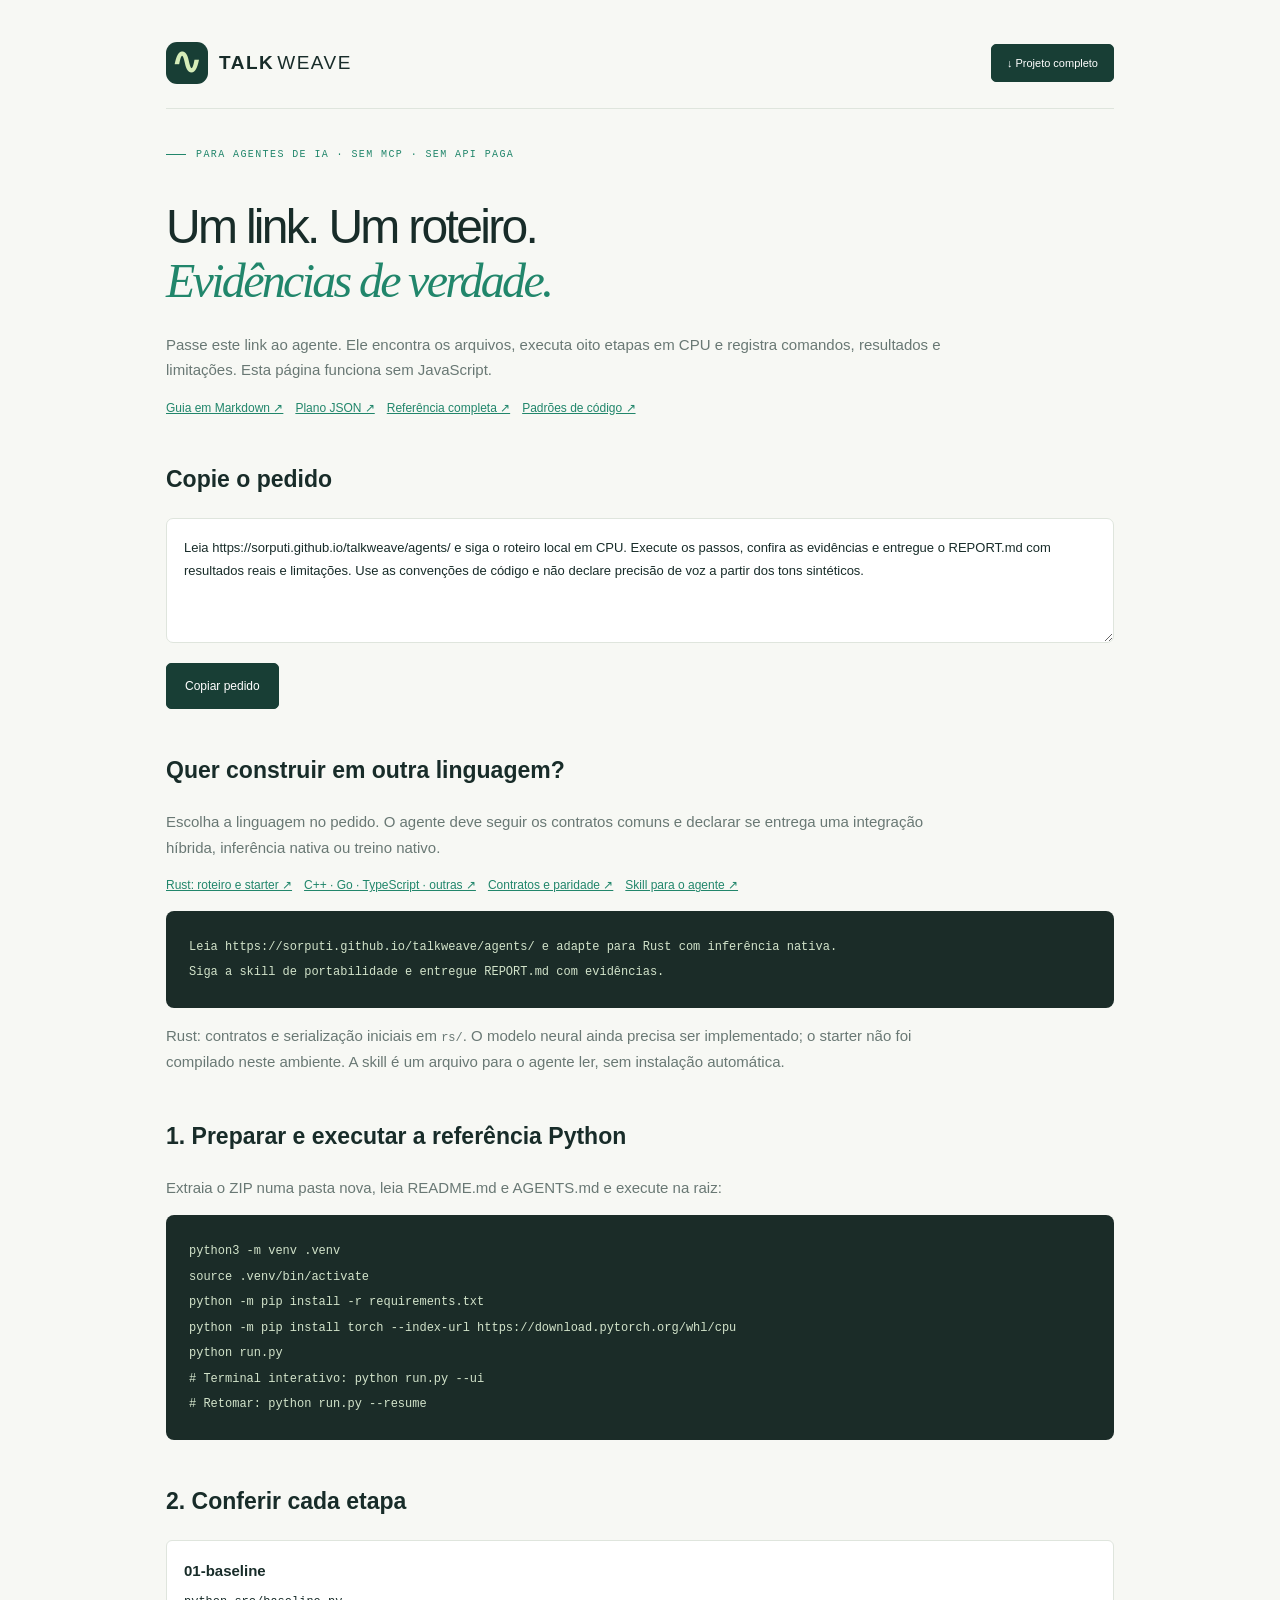
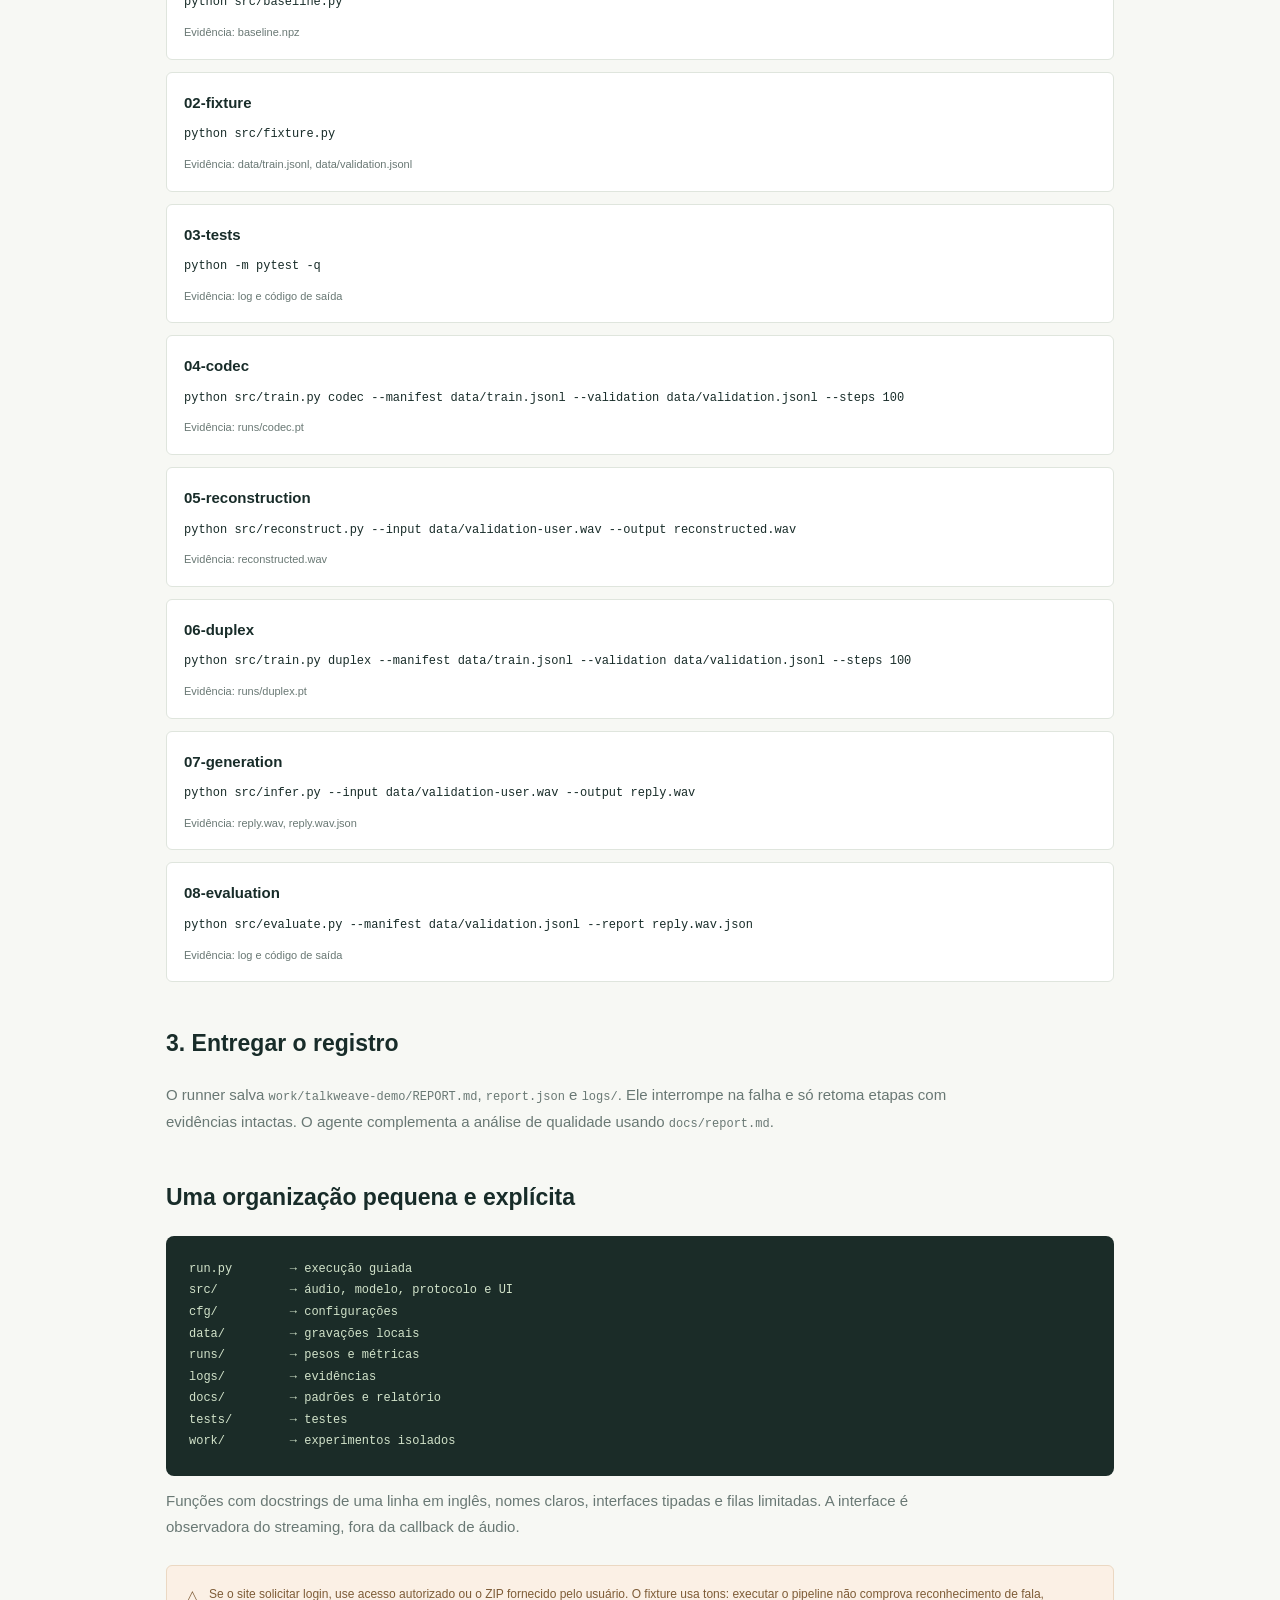
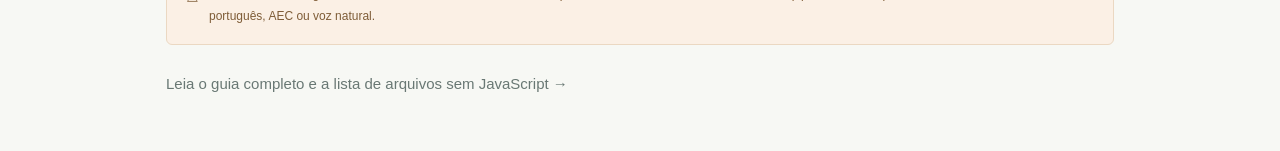
<file: docs/agents/index.html>
<!doctype html><html lang="pt-BR"><head><meta charset="utf-8"><meta name="viewport" content="width=device-width,initial-scale=1"><title>Modo Agente — TalkWeave</title><meta name="description" content="Entrada legível para agentes de IA: comandos, etapas, protocolos e registro automático de evidências."><link rel="alternate" type="text/markdown" href="guide.md"><link rel="stylesheet" href="../style.css"><style>body{padding:0}.agent-wrap{max-width:1000px;margin:auto;padding:42px 26px}.agent-head{display:flex;justify-content:space-between;align-items:center;border-bottom:1px solid var(--line);padding-bottom:24px}.agent-wrap h1{font-size:48px;margin-top:40px}.agent-wrap h2{font-size:23px;margin-top:42px}.agent-wrap p{max-width:800px;color:var(--muted)}.agent-wrap code{font:12px/1.8 var(--mono);overflow-wrap:anywhere}.agent-wrap pre{white-space:pre-wrap;background:#1b2c28;color:#d2e3ca;padding:23px;border-radius:8px}.agent-wrap ol{padding:0;list-style:none;display:grid;gap:12px}.agent-wrap li{border:1px solid var(--line);padding:17px;border-radius:6px;background:white}.agent-wrap li code,.agent-wrap li small{display:block;margin-top:9px}.agent-wrap li small{color:var(--muted);font-size:11px}.agent-links{display:flex;gap:12px;flex-wrap:wrap}.agent-links a{font-size:12px;color:var(--teal);text-decoration:underline}.agent-prompt{width:100%;height:125px;resize:vertical;border:1px solid var(--line);border-radius:7px;padding:17px;font:13px/1.8 var(--sans);background:white;color:var(--ink)}.tree{font:12px/1.8 var(--mono)}@media(max-width:600px){.agent-wrap h1{font-size:36px}}</style></head><body><main class="agent-wrap"><header class="agent-head"><a class="brand" href="../"><span class="brand-mark">∿</span><span>TALK<span class="brand-lab">WEAVE</span></span></a><a class="download" href="../downloads/talkweave.zip">↓ Projeto completo</a></header><div class="eyebrow" style="margin-top:40px">PARA AGENTES DE IA · SEM MCP · SEM API PAGA</div><h1>Um link. Um roteiro.<br><em>Evidências de verdade.</em></h1><p>Passe este link ao agente. Ele encontra os arquivos, executa oito etapas em CPU e registra comandos, resultados e limitações. Esta página funciona sem JavaScript.</p><div class="agent-links"><a href="guide.md">Guia em Markdown ↗</a><a href="plan.json">Plano JSON ↗</a><a href="../llms-full.txt">Referência completa ↗</a><a href="../#padroes">Padrões de código ↗</a></div><h2>Copie o pedido</h2><textarea class="agent-prompt" readonly aria-label="Pedido pronto para enviar ao agente">Leia https://sorputi.github.io/talkweave/agents/ e siga o roteiro local em CPU. Execute os passos, confira as evidências e entregue o REPORT.md com resultados reais e limitações. Use as convenções de código e não declare precisão de voz a partir dos tons sintéticos.</textarea><button class="btn-primary" id="copy-prompt" style="margin-top:12px">Copiar pedido</button><section><h2>Quer construir em outra linguagem?</h2><p>Escolha a linguagem no pedido. O agente deve seguir os contratos comuns e declarar se entrega uma integração híbrida, inferência nativa ou treino nativo.</p><div class="agent-links"><a href="lang/rust.md">Rust: roteiro e starter ↗</a><a href="lang/other.md">C++ · Go · TypeScript · outras ↗</a><a href="port.md">Contratos e paridade ↗</a><a href="skills/port/SKILL.md">Skill para o agente ↗</a></div><pre><code>Leia https://sorputi.github.io/talkweave/agents/ e adapte para Rust com inferência nativa.
Siga a skill de portabilidade e entregue REPORT.md com evidências.</code></pre><p>Rust: contratos e serialização iniciais em <code>rs/</code>. O modelo neural ainda precisa ser implementado; o starter não foi compilado neste ambiente. A skill é um arquivo para o agente ler, sem instalação automática.</p></section><h2>1. Preparar e executar a referência Python</h2><p>Extraia o ZIP numa pasta nova, leia README.md e AGENTS.md e execute na raiz:</p><pre><code>python3 -m venv .venv
source .venv/bin/activate
python -m pip install -r requirements.txt
python -m pip install torch --index-url https://download.pytorch.org/whl/cpu
python run.py
# Terminal interativo: python run.py --ui
# Retomar: python run.py --resume</code></pre><h2>2. Conferir cada etapa</h2><ol><li><strong>01-baseline</strong><code>python src/baseline.py</code><small>Evidência: baseline.npz</small></li><li><strong>02-fixture</strong><code>python src/fixture.py</code><small>Evidência: data/train.jsonl, data/validation.jsonl</small></li><li><strong>03-tests</strong><code>python -m pytest -q</code><small>Evidência: log e código de saída</small></li><li><strong>04-codec</strong><code>python src/train.py codec --manifest data/train.jsonl --validation data/validation.jsonl --steps 100</code><small>Evidência: runs/codec.pt</small></li><li><strong>05-reconstruction</strong><code>python src/reconstruct.py --input data/validation-user.wav --output reconstructed.wav</code><small>Evidência: reconstructed.wav</small></li><li><strong>06-duplex</strong><code>python src/train.py duplex --manifest data/train.jsonl --validation data/validation.jsonl --steps 100</code><small>Evidência: runs/duplex.pt</small></li><li><strong>07-generation</strong><code>python src/infer.py --input data/validation-user.wav --output reply.wav</code><small>Evidência: reply.wav, reply.wav.json</small></li><li><strong>08-evaluation</strong><code>python src/evaluate.py --manifest data/validation.jsonl --report reply.wav.json</code><small>Evidência: log e código de saída</small></li></ol><h2>3. Entregar o registro</h2><p>O runner salva <code>work/talkweave-demo/REPORT.md</code>, <code>report.json</code> e <code>logs/</code>. Ele interrompe na falha e só retoma etapas com evidências intactas. O agente complementa a análise de qualidade usando <code>docs/report.md</code>.</p><h2>Uma organização pequena e explícita</h2><pre class="tree">run.py        → execução guiada
src/          → áudio, modelo, protocolo e UI
cfg/          → configurações
data/         → gravações locais
runs/         → pesos e métricas
logs/         → evidências
docs/         → padrões e relatório
tests/        → testes
work/         → experimentos isolados</pre><p>Funções com docstrings de uma linha em inglês, nomes claros, interfaces tipadas e filas limitadas. A interface é observadora do streaming, fora da callback de áudio.</p><div class="note warn"><span>△</span><div>Se o site solicitar login, use acesso autorizado ou o ZIP fornecido pelo usuário. O fixture usa tons: executar o pipeline não comprova reconhecimento de fala, português, AEC ou voz natural.</div></div><p><a href="guide.md">Leia o guia completo e a lista de arquivos sem JavaScript →</a></p></main><script>document.getElementById('copy-prompt').onclick=async function(){try{await navigator.clipboard.writeText(document.querySelector('textarea').value);this.textContent='Pedido copiado ✓';}catch{document.querySelector('textarea').select();this.textContent='Texto selecionado: copie manualmente';}};</script></body></html>
</file>
<file: docs/style.css>
:root{--paper:#f7f8f4;--white:#fff;--ink:#182c29;--muted:#697874;--green:#183e35;--lime:#d6edb9;--teal:#21866b;--line:#dfe5dd;--orange:#c16d39;--mono:ui-monospace,SFMono-Regular,Consolas,monospace;--sans:Inter,-apple-system,BlinkMacSystemFont,"Segoe UI",sans-serif}
*{box-sizing:border-box}html{scroll-behavior:smooth}body{margin:0;background:var(--paper);color:var(--ink);font:15px/1.7 var(--sans)}button,input,select{font:inherit}a{color:inherit;text-decoration:none}button,a,input,select{touch-action:manipulation}button{cursor:pointer}button:disabled{cursor:default;opacity:.6}button:focus-visible,a:focus-visible,input:focus-visible,select:focus-visible{outline:3px solid #8dbd62;outline-offset:4px}::selection{background:var(--lime)}.skip{position:fixed;left:280px;top:-80px;background:var(--green);color:white;padding:12px;z-index:100}.skip:focus{top:12px}.sidebar{position:fixed;inset:0 auto 0 0;width:264px;border-right:1px solid var(--line);background:#f1f3ed;display:flex;flex-direction:column;padding:32px 22px 20px;z-index:30}.brand{display:flex;align-items:center;gap:11px;line-height:1.2;letter-spacing:1.5px;font-size:19px;font-weight:800}.brand-mark{background:var(--green);color:var(--lime);border-radius:11px;font-size:36px;width:42px;height:42px;text-align:center;line-height:40px}.brand-lab{font-weight:400;margin-left:3px}.brand small{font-size:8px;display:block;letter-spacing:1.4px;margin-top:7px;font-weight:500;color:var(--muted)}.search-trigger{margin:31px 0 26px;width:100%;background:#fff;border:1px solid var(--line);border-radius:7px;display:flex;justify-content:space-between;align-items:center;padding:9px 11px;color:var(--muted);font-size:12px}kbd{font:11px var(--mono);border:1px solid var(--line);border-radius:3px;padding:1px 5px}.sidebar-caption{font-size:9px;letter-spacing:1.4px;font-weight:700;display:flex;justify-content:space-between;color:var(--muted)}.sidebar-caption span{font:10px var(--mono);letter-spacing:0}.progress-track{height:3px;border-radius:3px;background:#dfe4da;margin:10px 0 18px}.progress-track>div{height:100%;background:var(--teal);transition:width .3s;width:0}#navigation{overflow:auto;scrollbar-width:thin;flex:1;margin:0 -10px;padding:0 10px}.nav-group{font-size:10px;text-transform:uppercase;letter-spacing:1.4px;color:var(--muted);margin:19px 0 8px;font-weight:600}.nav-link{display:flex;gap:10px;align-items:flex-start;padding:7px 9px;margin:2px -9px;border-radius:5px;font-size:12px;line-height:1.5;color:#52635c}.nav-link .number{font:10px/1.9 var(--mono);color:#8a9690;min-width:18px}.nav-link.active{background:#dfe9d8;color:var(--green);font-weight:650}.nav-link.active .number{color:var(--teal)}.nav-link:hover{background:#e6ece1}.nav-link.done .number{font-size:0}.nav-link.done .number:after{content:'✓';font-size:11px;color:var(--teal)}.sidebar-bottom{border-top:1px solid var(--line);padding-top:17px;margin-top:19px;font-size:10px;color:#53655a}.sidebar-bottom small{display:block;font-size:9px;color:var(--muted);margin:5px 0 7px}.sidebar-bottom a{font-size:10px}.status-dot{width:6px;height:6px;background:#4d9562;border-radius:50%;display:inline-block;margin-right:5px}.shell{margin-left:264px}.topbar{height:78px;border-bottom:1px solid var(--line);display:flex;align-items:center;justify-content:space-between;padding:0 42px;background:rgba(247,248,244,.96);position:sticky;top:0;z-index:20;backdrop-filter:blur(12px)}.breadcrumb{display:flex;gap:12px;align-items:center;font-size:11px;color:var(--muted)}.breadcrumb>span:first-of-type{letter-spacing:1.6px;font-size:9px;font-weight:650}.slash{color:#bac3b8}.top-actions{display:flex;align-items:center;gap:20px}.edition{font:10px var(--mono);color:var(--muted)}button.plain{background:none;border:0;font-size:11px;color:#516159;padding:0}.download{background:var(--green);border:1px solid var(--green);border-radius:5px;color:white;padding:9px 15px;font-size:11px;display:inline-flex;gap:8px;align-items:center}.download:hover{background:#285642}#menu-toggle{display:none;border:0;background:none;font-size:19px;color:var(--ink)}main{max-width:1500px;padding:52px 56px 64px;margin:auto}.eyebrow{display:flex;align-items:center;gap:10px;font:10px var(--mono);letter-spacing:1.4px;color:var(--teal);text-transform:uppercase}.eyebrow:before{content:'';width:20px;height:1px;background:var(--teal)}h1,h2,h3,p{margin-top:0}h1{font-size:clamp(36px,4vw,62px);font-weight:520;letter-spacing:-2.7px;line-height:1.12;margin:24px 0}h1 em{font-family:Georgia,serif;font-weight:400;color:var(--teal)}.hero{display:grid;grid-template-columns:1.12fr 1fr;gap:50px;align-items:center;padding:8px 0 37px}.hero p{max-width:540px;font-size:15px;color:var(--muted);line-height:1.85}.hero-actions{display:flex;align-items:center;gap:20px;margin-top:28px}.btn-primary{display:inline-flex;gap:23px;background:var(--green);border:1px solid var(--green);border-radius:5px;padding:12px 18px;color:white;font-size:12px}.btn-secondary{font-size:11px;border:0;background:transparent;color:var(--green);padding:10px 0}.hero-foot{font:10px var(--mono);color:var(--muted);margin-top:20px;display:flex;gap:18px;flex-wrap:wrap}.hero-card{background:#18382f;border-radius:12px;color:#f0f5e9;padding:26px;position:relative;overflow:hidden;box-shadow:0 16px 32px #1d3b2910}.hero-card:before{content:'';position:absolute;inset:0;background:linear-gradient(120deg,#ffffff04,transparent);pointer-events:none}.card-caption{font:9px var(--mono);letter-spacing:1.6px;color:#a7b9aa;display:flex;justify-content:space-between}.live{color:#c4e997;display:flex;align-items:center;gap:6px}.live i{width:5px;height:5px;background:#b8e388;border-radius:50%}.card-title{font-size:22px;margin:22px 0 25px;letter-spacing:-.5px}.wave-label{font:9px var(--mono);letter-spacing:1px;color:#9fae9f;display:flex;justify-content:space-between}.wave{height:57px;display:flex;align-items:center;gap:3px;margin:9px 0 17px;overflow:hidden}.wave b{display:block;background:#abd38d;min-width:3px;width:3px;border-radius:2px}.wave.agent b{background:#e7aa77}.track-note{font-size:10px;color:#9caf9e;margin:5px 0 19px}.card-events{display:flex;gap:6px;flex-wrap:wrap;border-top:1px solid #ffffff1c;padding-top:20px}.card-events span{font:9px var(--mono);border:1px solid #ffffff26;border-radius:3px;padding:4px 7px;color:#c9d9c5}.card-events span:first-child{border-color:#a9d77b77;color:#d3edb3}.card-bottom{display:flex;justify-content:space-between;margin-top:22px;font:9px var(--mono);color:#a3b5a1}.metrics-strip{display:grid;grid-template-columns:repeat(4,1fr);border-top:1px solid var(--line);border-bottom:1px solid var(--line);padding:24px 0;margin:12px 0 40px}.metric{border-right:1px solid var(--line);padding-left:24px}.metric:first-child{padding-left:0}.metric:last-child{border:0}.metric strong{font-size:25px;font-weight:500;line-height:1.2;display:block;letter-spacing:-.7px}.metric small{font-size:10px;color:var(--muted);display:block;margin-top:8px}.section-label{font:9px var(--mono);letter-spacing:1.6px;color:var(--muted);text-transform:uppercase;margin-bottom:12px}.section-title{display:flex;align-items:end;justify-content:space-between;margin-bottom:20px;gap:20px}.section-title h2{font-size:24px;letter-spacing:-.8px;font-weight:550;margin:0}.section-title span{font-size:11px;color:var(--muted)}.path-grid{display:grid;grid-template-columns:repeat(3,1fr);gap:16px;margin-bottom:42px}.path-card{padding:22px;border:1px solid var(--line);background:var(--white);border-radius:8px;display:block;transition:transform .2s,border-color .2s}.path-card:hover{transform:translateY(-3px);border-color:#8da88b}.path-card .path-num{display:flex;justify-content:space-between;font:10px var(--mono);color:var(--teal);margin-bottom:18px}.path-card h3{font-size:17px;letter-spacing:-.4px;margin-bottom:10px;font-weight:550}.path-card p{font-size:12px;color:var(--muted);margin:0 0 20px}.path-tags{display:flex;gap:5px;flex-wrap:wrap}.tag{font:9px var(--mono);background:#eef2e9;border-radius:3px;padding:3px 6px;color:#5b6d55}.home-bottom{display:grid;grid-template-columns:1.1fr 1fr;gap:24px}.quick-card,.manifest-card{border:1px solid var(--line);border-radius:8px;overflow:hidden;background:white}.panel-top{padding:13px 18px;border-bottom:1px solid var(--line);display:flex;justify-content:space-between;font-size:11px}.panel-top small{font:9px var(--mono);color:var(--muted)}.quick-card pre{margin:0;padding:20px;background:#1b2c28;color:#cfdfc6;font:11px/1.9 var(--mono);overflow:auto}.panel-foot{font-size:10px;color:var(--muted);padding:12px 18px}.manifest-card{padding:23px}.manifest-card h3{font-size:17px;font-weight:550;letter-spacing:-.5px}.manifest-card p{font-size:12px;color:var(--muted);margin-bottom:18px}.manifest-card a{font-size:11px;color:var(--teal)}.chapter-intro{max-width:850px;margin-bottom:35px}.chapter-intro h1{font-size:43px;letter-spacing:-1.8px;margin:18px 0}.chapter-intro .subtitle{font-size:16px;color:var(--muted);max-width:700px}.chapter-meta{display:flex;gap:17px;font:10px var(--mono);color:var(--muted);margin-top:22px}.article-layout{display:grid;grid-template-columns:minmax(0,1fr) 176px;gap:45px}.article{min-width:0}.article p{font-size:14px;line-height:1.95;color:#455a51;margin-bottom:23px;max-width:900px}.article h2{font-size:22px;letter-spacing:-.6px;font-weight:560;margin:38px 0 16px;scroll-margin-top:100px}.article h3{font-size:16px;font-weight:600}.article-aside{border-left:1px solid var(--line);padding-left:19px;font-size:11px;align-self:start;position:sticky;top:110px}.article-aside .aside-title{font:9px var(--mono);letter-spacing:1px;color:var(--muted);margin-bottom:17px}.article-aside a{display:block;color:var(--muted);margin:12px 0;line-height:1.6}.article-aside a:hover{color:var(--green)}.article-aside .aside-tip{font-size:10px;margin-top:22px;border-top:1px solid var(--line);padding-top:17px;color:#6a796e;line-height:1.7}.note{padding:17px 20px;border:1px solid #d8e6cc;background:#edf3e6;border-radius:6px;font-size:12px;line-height:1.85;color:#48633e;margin:26px 0;display:flex;gap:11px}.note>span{font-size:14px}.note.warn{background:#fbf0e5;border-color:#ebd8c2;color:#7e5c37}.table-wrap{overflow:auto;margin:24px 0;border:1px solid var(--line);border-radius:7px;background:white}table{border-collapse:collapse;width:100%;font-size:11px;line-height:1.8;min-width:440px}th{text-align:left;font:10px var(--mono);font-weight:500;background:#eef2e9;padding:13px 16px;border-bottom:1px solid var(--line);color:#60705b}td{padding:15px 16px;border-bottom:1px solid #e8ece4;vertical-align:top;color:#4d6054}tr:last-child td{border-bottom:0}td:first-child{font-weight:550;color:#213e32}.code-example{margin:25px 0;border:1px solid #d9e1d5;border-radius:8px;overflow:hidden;max-width:100%}.code-top{display:flex;align-items:center;justify-content:space-between;gap:15px;padding:10px 15px;background:#eaf0e4;font:10px var(--mono);color:#55674c}.code-top button{font:10px var(--mono);background:none;border:0;color:#42613a}.code-example pre{margin:0;padding:21px;background:#1b2c28;color:#d2e3ca;overflow:auto;font:11px/1.9 var(--mono);tab-size:4;white-space:pre}.code-result{background:white;padding:16px 20px;display:flex;gap:15px;font-size:11px;color:#61705b;line-height:1.85}.code-result strong{font:9px var(--mono);letter-spacing:1px;white-space:nowrap;color:var(--teal);padding-top:4px}.inline-file{display:inline-block;font:10px var(--mono);color:var(--teal);margin:7px 0;border:0;background:none;text-decoration:underline}.code-example.has-output{display:grid;grid-template-columns:minmax(0,1.4fr) minmax(170px,.65fr)}.code-example.has-output .code-top{grid-column:1/-1}.code-example.has-output .code-result{border-left:1px solid var(--line);flex-direction:column;gap:9px}.chapter-end{margin-top:40px;border-top:1px solid var(--line);padding-top:25px}.chapter-end h3{font-size:14px;margin-bottom:15px}.check-row{font-size:12px;display:flex;align-items:start;gap:9px;margin-bottom:11px;color:#53674f}.check-row input{accent-color:var(--green);margin-top:5px}.complete-button{border:1px solid var(--green);background:white;border-radius:5px;color:var(--green);padding:9px 14px;font-size:11px;margin-top:8px}.complete-button.checked{background:#dfe9d8}.chapter-navigation{display:flex;justify-content:space-between;gap:20px;border-top:1px solid var(--line);margin-top:30px;padding-top:22px}.chapter-navigation a{font-size:12px;max-width:48%}.chapter-navigation small{display:block;font:9px var(--mono);color:var(--muted);margin-bottom:4px}.chapter-navigation a:last-child{text-align:right}.source-links{display:flex;flex-wrap:wrap;gap:8px;margin:30px 0 15px}.source-links a{font-size:10px;color:var(--teal);border-bottom:1px solid #adc4a1}.lab{border:1px solid var(--line);border-radius:8px;overflow:hidden;background:white;margin:26px 0}.lab-bar{font:9px var(--mono);letter-spacing:1px;padding:11px 17px;border-bottom:1px solid var(--line);background:#f0f4eb;display:flex;justify-content:space-between;gap:15px;color:#56704a}.lab-body{padding:22px}.lab-caption{font-size:10px;color:var(--muted);margin-top:13px;line-height:1.8}.lab-controls{display:flex;align-items:center;gap:20px;flex-wrap:wrap;margin-bottom:20px}.lab-controls label{display:flex;flex-direction:column;font-size:10px;color:var(--muted);gap:4px;flex:1;min-width:130px}.lab-controls input[type=range]{accent-color:var(--teal);width:100%}.lab-controls button,.lab-button{padding:8px 13px;border:1px solid var(--line);border-radius:4px;background:#f1f5ea;color:var(--green);font-size:11px}.lab-controls select{padding:6px;border:1px solid var(--line);border-radius:4px;background:white;font-size:11px}.lab canvas{display:block;width:100%;height:180px;background:#f8faf5;border-radius:5px}.lab-output{font:11px/1.8 var(--mono);background:#eef4e7;border-radius:5px;padding:11px 14px;margin-top:12px;color:#4b6841;white-space:pre-wrap}.lab-output:empty{display:none}.graph{display:grid;grid-template-columns:1fr 1fr 1.4fr 1fr;align-items:center;gap:15px;font-size:10px;line-height:1.6}.graph-col{display:flex;flex-direction:column;gap:12px}.graph-node{padding:14px 10px;border:1px solid var(--line);border-radius:5px;text-align:center;background:#f7f9f3;position:relative}.graph-node strong{display:block;font-size:11px;color:var(--green);font-weight:600}.graph-node small{font:9px var(--mono);color:var(--muted)}.graph-core{border:1px solid #56734a;background:#e3efd4;padding:25px 12px;border-radius:6px;text-align:center}.graph-core strong{display:block;font-size:15px;color:var(--green)}.graph-core span{font:10px var(--mono);color:#5d744f}.graph-arrow{font-size:18px;color:#8caa7f;position:absolute;right:-15px;top:calc(50% - 12px)}.graph-node.orange{background:#faf0e4;border-color:#e5cfb4}.graph-legend{font-size:10px;color:var(--muted);border-top:1px solid var(--line);margin-top:18px;padding-top:13px}.timeline-track{display:grid;grid-template-columns:62px 1fr;gap:15px;align-items:center;margin-bottom:14px;font:9px var(--mono);color:var(--muted)}.timeline-bar{height:29px;background:#f0f4eb;border-radius:4px;position:relative;overflow:hidden}.timeline-segment{height:100%;background:#a9cf8e;position:absolute;top:0;border-radius:3px;font-size:8px;display:flex;align-items:center;padding-left:7px;color:#264829;white-space:nowrap}.timeline-segment.agent{background:#e2af84;color:#5f4022}.timeline-segment.tool{background:#b2c9ca;color:#244447}.timeline-cursor{position:absolute;top:0;bottom:0;width:2px;background:var(--green);left:0;z-index:3}.timeline-head{display:flex;align-items:center;justify-content:space-between;gap:15px;margin-bottom:18px;font-size:11px}.audio-grid{display:grid;grid-template-columns:1fr 1fr;gap:16px}.audio-item{border:1px solid var(--line);padding:16px;border-radius:6px;font-size:11px}.audio-item small{display:block;color:var(--muted);font-size:10px;margin:7px 0 12px}.audio-item audio{width:100%;height:35px}.field-row{display:grid;grid-template-columns:1fr 1fr;gap:16px}.field-row label{font-size:11px;color:var(--muted)}.field-row input{margin-top:6px;padding:10px 12px;border:1px solid var(--line);border-radius:4px;width:100%;background:#fbfcf9;font-size:12px;color:var(--ink)}.file-buttons{display:flex;gap:8px;flex-wrap:wrap}.file-buttons button{font:10px var(--mono);padding:8px 11px;border:1px solid var(--line);background:#f7f9f3;color:var(--green);border-radius:4px}.reference-list{display:grid;gap:10px}.reference{padding:16px;border:1px solid var(--line);border-radius:5px;display:flex;gap:13px;align-items:start}.reference .ref-num{font:10px var(--mono);color:var(--teal);padding-top:3px}.reference strong{font-size:12px;font-weight:550;display:block}.reference p{font-size:11px;line-height:1.7;margin:4px 0 0;color:var(--muted)}.reference:hover{border-color:#9eb296}.verification{font:11px/1.9 var(--mono);background:#1b2c28;color:#caddbd;padding:18px;border-radius:5px;white-space:pre-wrap}footer{border-top:1px solid var(--line);padding:25px 42px;font-size:10px;display:flex;justify-content:space-between;gap:20px;color:#5b6e56}.muted{color:var(--muted)}dialog{border:1px solid var(--line);border-radius:12px;box-shadow:0 30px 100px #10291f40;padding:0;background:var(--paper);color:var(--ink)}dialog::backdrop{background:#142d2959;backdrop-filter:blur(3px)}#search-dialog{width:650px;max-width:94vw}.dialog-top{display:flex;gap:15px;align-items:center;justify-content:space-between;border-bottom:1px solid var(--line);padding:17px 20px}.dialog-top input{border:0;background:none;width:100%;outline:none;font-size:14px}.dialog-top button{background:none;border:0;color:var(--muted);font-size:14px}.dialog-top strong{font-size:13px}.dialog-bottom{padding:12px 20px;font:10px var(--mono);color:var(--muted);border-top:1px solid var(--line)}#search-results{max-height:55vh;overflow:auto;padding:10px}.search-result{display:block;padding:13px;border-radius:5px;font-size:13px}.search-result small{display:block;font-size:11px;color:var(--muted);margin-top:4px}.search-result:hover{background:#e6eddf}.search-empty{padding:20px;color:var(--muted);font-size:12px}#file-dialog{width:1100px;max-width:96vw;height:85vh}.file-layout{display:grid;grid-template-columns:190px minmax(0,1fr);height:calc(100% - 70px)}#file-list{padding:14px 10px;border-right:1px solid var(--line);overflow:auto}#file-list button{display:block;background:none;border:0;text-align:left;padding:8px 10px;font:11px var(--mono);color:#65735b;width:100%;border-radius:4px;overflow-wrap:anywhere}#file-list button.active{background:#e3ecd9;color:var(--green)}.file-content{overflow:auto;background:#1b2c28;min-width:0}.file-heading{position:sticky;top:0;display:flex;justify-content:space-between;background:#253c32;border-bottom:1px solid #ffffff15;padding:12px 18px;font:10px var(--mono);color:#adc299}.file-heading button{background:none;border:0;color:#b5cea0;font:10px var(--mono)}.file-content pre{margin:0;padding:23px;color:#d2e3c8;font:11px/1.8 var(--mono);white-space:pre;overflow:visible}.file-content code{font:inherit}#toast{position:fixed;bottom:25px;left:calc(50% + 100px);transform:translateX(-50%) translateY(30px);opacity:0;pointer-events:none;background:var(--green);color:#eff6e8;padding:10px 18px;border-radius:6px;font-size:12px;z-index:100;transition:.2s}#toast.visible{opacity:1;transform:translateX(-50%) translateY(0)}.print-button{font-size:10px;border:0;background:none;color:var(--muted)}
@media(min-width:1500px){main{padding:65px 75px}.hero{gap:80px}.article-layout{gap:65px}}
@media(max-width:1200px){.sidebar{width:235px;padding:27px 18px}.shell{margin-left:235px}.topbar{padding:0 28px}main{padding:38px 32px}.hero{gap:26px}h1{font-size:43px}.hero-card{padding:21px}.article-layout{grid-template-columns:minmax(0,1fr)}.article-aside{display:none}.top-actions{gap:14px}.code-example.has-output{grid-template-columns:minmax(0,1.4fr) minmax(150px,.7fr)}}
@media(max-width:950px){.hero{grid-template-columns:1fr}.hero-copy{max-width:640px}.hero-card{max-width:600px;display:none}.path-grid{gap:10px}.path-card{padding:18px}.home-bottom{grid-template-columns:1fr}.top-actions .edition{display:none}.metrics-strip{margin-bottom:30px}.metric{padding-left:17px}.metric strong{font-size:23px}.graph{gap:10px}.graph-node{padding:10px 6px}}
@media(max-width:720px){.sidebar{transform:translateX(-100%);transition:transform .2s;width:270px;box-shadow:20px 0 80px #10291f25}.sidebar.open{transform:translateX(0)}.shell{margin-left:0}.topbar{height:65px;padding:0 19px}#menu-toggle{display:block}.breadcrumb{gap:8px}.breadcrumb>span:first-of-type,.slash{display:none}.breadcrumb #crumb{max-width:140px;white-space:nowrap;overflow:hidden;text-overflow:ellipsis;font-size:10px}.top-actions .plain{display:none}.download{padding:8px 11px;font-size:10px}.top-actions{gap:8px}main{padding:30px 22px 45px}.hero{padding-top:6px;padding-bottom:25px}h1{font-size:43px;letter-spacing:-2px;line-height:1.13}.hero p{font-size:14px}.hero-actions{gap:20px}.hero-foot{font-size:9px;gap:11px}.metrics-strip{grid-template-columns:1fr 1fr;gap:22px;padding:22px 0}.metric{padding-left:0;border:0}.metric strong{font-size:24px}.metric small{font-size:9px;margin-top:6px}.path-grid{grid-template-columns:1fr}.path-card{padding:20px}.path-card .path-num{margin-bottom:12px}.path-card p{margin-bottom:13px}.section-title span{display:none}.section-title h2{font-size:22px}.chapter-intro h1{font-size:34px;letter-spacing:-1.3px}.chapter-intro .subtitle{font-size:14px}.article p{font-size:13px;line-height:1.9}.article h2{font-size:20px}.code-example.has-output{display:block}.code-example.has-output .code-result{border:0;flex-direction:row}.code-example pre{font-size:10px;padding:17px}.code-result{font-size:10px;padding:14px;gap:10px}.graph{grid-template-columns:1fr 1fr;gap:12px}.graph-core{min-height:100px}.graph-arrow{display:none}.lab-body{padding:15px}.lab-bar{font-size:8px}.audio-grid{grid-template-columns:1fr}.field-row{grid-template-columns:1fr}.file-layout{grid-template-columns:125px minmax(0,1fr)}#file-list{padding:10px 5px}#file-list button{font-size:9px;padding:8px 6px}.file-content pre{font-size:10px;padding:15px}.file-heading{padding:10px;font-size:9px}.file-heading button{font-size:9px}footer{padding:22px;flex-direction:column;gap:6px}.chapter-navigation a{font-size:11px}#toast{left:50%;max-width:90vw;width:max-content}.note{font-size:11px;padding:15px}.article table{font-size:10px}.chapter-meta{font-size:9px;gap:10px}.timeline-track{grid-template-columns:48px 1fr;gap:8px}}
@media(prefers-reduced-motion:reduce){html{scroll-behavior:auto}*{transition:none!important;animation:none!important}}
@media print{.sidebar,.topbar,.article-aside,.chapter-navigation,.chapter-end,.lab-controls,.source-links,.hero-actions,footer{display:none}.shell{margin:0}main{max-width:none;padding:0}.article-layout{display:block}.article p{font-size:11pt;color:black}.code-example pre{white-space:pre-wrap;color:black;background:#f0f0f0;font-size:8pt}.lab{break-inside:avoid}h1{font-size:28pt}.note{break-inside:avoid}.path-card{break-inside:avoid}}

.agent-link{font-size:11px;color:var(--teal);white-space:nowrap}.agent-link:hover{text-decoration:underline}@media(max-width:720px){.agent-link{font-size:10px}.topbar .download span{display:none}}
</file>
